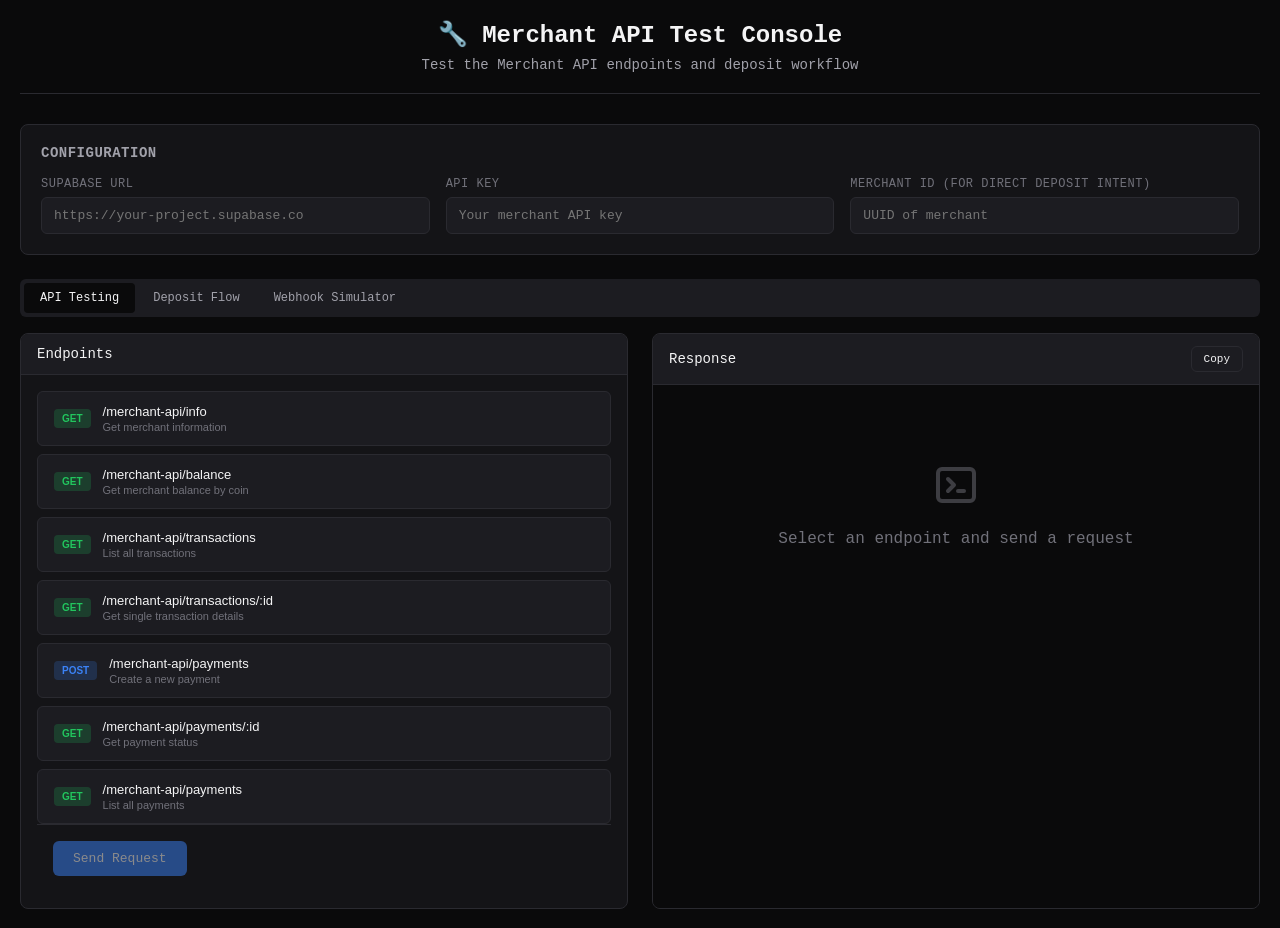
<file: public/api-test.html>
<!DOCTYPE html>
<html lang="en">
<head>
  <meta charset="UTF-8">
  <meta name="viewport" content="width=device-width, initial-scale=1.0">
  <title>Merchant API Test Console</title>
  <style>
    :root {
      --bg-primary: #0a0a0b;
      --bg-secondary: #141417;
      --bg-tertiary: #1c1c21;
      --border: #2a2a30;
      --text-primary: #f4f4f5;
      --text-secondary: #a1a1aa;
      --text-muted: #71717a;
      --accent: #3b82f6;
      --accent-hover: #2563eb;
      --success: #22c55e;
      --error: #ef4444;
      --warning: #f59e0b;
    }

    * {
      margin: 0;
      padding: 0;
      box-sizing: border-box;
    }

    body {
      font-family: 'SF Mono', 'Monaco', 'Inconsolata', 'Roboto Mono', monospace;
      background: var(--bg-primary);
      color: var(--text-primary);
      min-height: 100vh;
      padding: 20px;
    }

    .container {
      max-width: 1400px;
      margin: 0 auto;
    }

    header {
      text-align: center;
      margin-bottom: 30px;
      padding-bottom: 20px;
      border-bottom: 1px solid var(--border);
    }

    header h1 {
      font-size: 24px;
      font-weight: 600;
      margin-bottom: 8px;
    }

    header p {
      color: var(--text-secondary);
      font-size: 14px;
    }

    .config-section {
      background: var(--bg-secondary);
      border: 1px solid var(--border);
      border-radius: 8px;
      padding: 20px;
      margin-bottom: 24px;
    }

    .config-section h2 {
      font-size: 14px;
      text-transform: uppercase;
      letter-spacing: 0.5px;
      color: var(--text-secondary);
      margin-bottom: 16px;
    }

    .config-grid {
      display: grid;
      grid-template-columns: repeat(auto-fit, minmax(300px, 1fr));
      gap: 16px;
    }

    .form-group {
      display: flex;
      flex-direction: column;
      gap: 6px;
    }

    .form-group label {
      font-size: 12px;
      color: var(--text-muted);
      text-transform: uppercase;
      letter-spacing: 0.5px;
    }

    input, select, textarea {
      background: var(--bg-tertiary);
      border: 1px solid var(--border);
      border-radius: 6px;
      padding: 10px 12px;
      color: var(--text-primary);
      font-family: inherit;
      font-size: 13px;
      transition: border-color 0.2s;
    }

    input:focus, select:focus, textarea:focus {
      outline: none;
      border-color: var(--accent);
    }

    textarea {
      resize: vertical;
      min-height: 100px;
    }

    .main-grid {
      display: grid;
      grid-template-columns: 1fr 1fr;
      gap: 24px;
    }

    @media (max-width: 900px) {
      .main-grid {
        grid-template-columns: 1fr;
      }
    }

    .panel {
      background: var(--bg-secondary);
      border: 1px solid var(--border);
      border-radius: 8px;
      overflow: hidden;
    }

    .panel-header {
      background: var(--bg-tertiary);
      padding: 12px 16px;
      border-bottom: 1px solid var(--border);
      display: flex;
      justify-content: space-between;
      align-items: center;
    }

    .panel-header h3 {
      font-size: 14px;
      font-weight: 500;
    }

    .panel-body {
      padding: 16px;
    }

    .endpoint-list {
      display: flex;
      flex-direction: column;
      gap: 8px;
    }

    .endpoint-btn {
      display: flex;
      align-items: center;
      gap: 12px;
      padding: 12px 16px;
      background: var(--bg-tertiary);
      border: 1px solid var(--border);
      border-radius: 6px;
      cursor: pointer;
      transition: all 0.2s;
      text-align: left;
    }

    .endpoint-btn:hover {
      border-color: var(--accent);
      background: var(--bg-primary);
    }

    .endpoint-btn.active {
      border-color: var(--accent);
      background: rgba(59, 130, 246, 0.1);
    }

    .method-badge {
      font-size: 10px;
      font-weight: 600;
      padding: 4px 8px;
      border-radius: 4px;
      text-transform: uppercase;
    }

    .method-GET { background: rgba(34, 197, 94, 0.2); color: var(--success); }
    .method-POST { background: rgba(59, 130, 246, 0.2); color: var(--accent); }

    .endpoint-path {
      font-size: 13px;
      color: var(--text-primary);
    }

    .endpoint-desc {
      font-size: 11px;
      color: var(--text-muted);
      margin-top: 2px;
    }

    .request-form {
      display: none;
      flex-direction: column;
      gap: 16px;
      padding: 16px;
      border-top: 1px solid var(--border);
    }

    .request-form.active {
      display: flex;
    }

    .btn {
      padding: 10px 20px;
      border: none;
      border-radius: 6px;
      font-family: inherit;
      font-size: 13px;
      font-weight: 500;
      cursor: pointer;
      transition: all 0.2s;
    }

    .btn-primary {
      background: var(--accent);
      color: white;
    }

    .btn-primary:hover {
      background: var(--accent-hover);
    }

    .btn-primary:disabled {
      opacity: 0.5;
      cursor: not-allowed;
    }

    .btn-secondary {
      background: var(--bg-tertiary);
      color: var(--text-primary);
      border: 1px solid var(--border);
    }

    .btn-secondary:hover {
      background: var(--bg-primary);
    }

    .response-panel {
      height: 100%;
      display: flex;
      flex-direction: column;
    }

    .response-meta {
      display: flex;
      gap: 16px;
      padding: 12px 16px;
      background: var(--bg-tertiary);
      border-bottom: 1px solid var(--border);
      font-size: 12px;
    }

    .response-meta span {
      display: flex;
      align-items: center;
      gap: 6px;
    }

    .status-badge {
      padding: 2px 8px;
      border-radius: 4px;
      font-weight: 600;
    }

    .status-2xx { background: rgba(34, 197, 94, 0.2); color: var(--success); }
    .status-4xx { background: rgba(245, 158, 11, 0.2); color: var(--warning); }
    .status-5xx { background: rgba(239, 68, 68, 0.2); color: var(--error); }

    .response-body {
      flex: 1;
      padding: 16px;
      overflow: auto;
      background: var(--bg-primary);
      min-height: 400px;
    }

    .response-body pre {
      font-size: 12px;
      line-height: 1.6;
      white-space: pre-wrap;
      word-break: break-word;
    }

    .json-key { color: #7dd3fc; }
    .json-string { color: #86efac; }
    .json-number { color: #fcd34d; }
    .json-boolean { color: #c4b5fd; }
    .json-null { color: #fb7185; }

    .workflow-section {
      margin-top: 24px;
    }

    .workflow-section h2 {
      font-size: 16px;
      margin-bottom: 16px;
    }

    .workflow-steps {
      display: flex;
      flex-direction: column;
      gap: 12px;
    }

    .workflow-step {
      display: flex;
      gap: 16px;
      padding: 16px;
      background: var(--bg-secondary);
      border: 1px solid var(--border);
      border-radius: 8px;
    }

    .step-number {
      width: 28px;
      height: 28px;
      background: var(--accent);
      color: white;
      border-radius: 50%;
      display: flex;
      align-items: center;
      justify-content: center;
      font-size: 12px;
      font-weight: 600;
      flex-shrink: 0;
    }

    .step-content h4 {
      font-size: 14px;
      margin-bottom: 4px;
    }

    .step-content p {
      font-size: 12px;
      color: var(--text-secondary);
    }

    .step-content code {
      background: var(--bg-tertiary);
      padding: 2px 6px;
      border-radius: 4px;
      font-size: 11px;
    }

    .loading {
      display: inline-block;
      width: 16px;
      height: 16px;
      border: 2px solid rgba(255,255,255,0.3);
      border-radius: 50%;
      border-top-color: white;
      animation: spin 0.8s linear infinite;
    }

    @keyframes spin {
      to { transform: rotate(360deg); }
    }

    .empty-state {
      text-align: center;
      padding: 60px 20px;
      color: var(--text-muted);
    }

    .empty-state svg {
      width: 48px;
      height: 48px;
      margin-bottom: 16px;
      opacity: 0.5;
    }

    .tabs {
      display: flex;
      gap: 2px;
      background: var(--bg-tertiary);
      padding: 4px;
      border-radius: 6px;
      margin-bottom: 16px;
    }

    .tab {
      padding: 8px 16px;
      background: transparent;
      border: none;
      color: var(--text-secondary);
      font-family: inherit;
      font-size: 12px;
      cursor: pointer;
      border-radius: 4px;
      transition: all 0.2s;
    }

    .tab:hover {
      color: var(--text-primary);
    }

    .tab.active {
      background: var(--bg-primary);
      color: var(--text-primary);
    }

    .hosted-page-link {
      display: inline-block;
      margin-top: 12px;
      padding: 8px 16px;
      background: var(--success);
      color: white;
      text-decoration: none;
      border-radius: 6px;
      font-size: 13px;
    }

    .hosted-page-link:hover {
      opacity: 0.9;
    }
  </style>
</head>
<body>
  <div class="container">
    <header>
      <h1>🔧 Merchant API Test Console</h1>
      <p>Test the Merchant API endpoints and deposit workflow</p>
    </header>

    <div class="config-section">
      <h2>Configuration</h2>
      <div class="config-grid">
        <div class="form-group">
          <label>Supabase URL</label>
          <input type="text" id="supabaseUrl" placeholder="https://your-project.supabase.co" />
        </div>
        <div class="form-group">
          <label>API Key</label>
          <input type="password" id="apiKey" placeholder="Your merchant API key" />
        </div>
        <div class="form-group">
          <label>Merchant ID (for direct deposit intent)</label>
          <input type="text" id="merchantId" placeholder="UUID of merchant" />
        </div>
      </div>
    </div>

    <div class="tabs">
      <button class="tab active" data-tab="api">API Testing</button>
      <button class="tab" data-tab="deposit">Deposit Flow</button>
      <button class="tab" data-tab="webhook">Webhook Simulator</button>
    </div>

    <!-- API Testing Tab -->
    <div id="tab-api" class="tab-content">
      <div class="main-grid">
        <div class="panel">
          <div class="panel-header">
            <h3>Endpoints</h3>
          </div>
          <div class="panel-body">
            <div class="endpoint-list">
              <button class="endpoint-btn" data-endpoint="getMerchantInfo">
                <span class="method-badge method-GET">GET</span>
                <div>
                  <div class="endpoint-path">/merchant-api/info</div>
                  <div class="endpoint-desc">Get merchant information</div>
                </div>
              </button>

              <button class="endpoint-btn" data-endpoint="getBalance">
                <span class="method-badge method-GET">GET</span>
                <div>
                  <div class="endpoint-path">/merchant-api/balance</div>
                  <div class="endpoint-desc">Get merchant balance by coin</div>
                </div>
              </button>

              <button class="endpoint-btn" data-endpoint="listTransactions">
                <span class="method-badge method-GET">GET</span>
                <div>
                  <div class="endpoint-path">/merchant-api/transactions</div>
                  <div class="endpoint-desc">List all transactions</div>
                </div>
              </button>

              <button class="endpoint-btn" data-endpoint="getTransaction">
                <span class="method-badge method-GET">GET</span>
                <div>
                  <div class="endpoint-path">/merchant-api/transactions/:id</div>
                  <div class="endpoint-desc">Get single transaction details</div>
                </div>
              </button>

              <button class="endpoint-btn" data-endpoint="createPayment">
                <span class="method-badge method-POST">POST</span>
                <div>
                  <div class="endpoint-path">/merchant-api/payments</div>
                  <div class="endpoint-desc">Create a new payment</div>
                </div>
              </button>

              <button class="endpoint-btn" data-endpoint="getPayment">
                <span class="method-badge method-GET">GET</span>
                <div>
                  <div class="endpoint-path">/merchant-api/payments/:id</div>
                  <div class="endpoint-desc">Get payment status</div>
                </div>
              </button>

              <button class="endpoint-btn" data-endpoint="listPayments">
                <span class="method-badge method-GET">GET</span>
                <div>
                  <div class="endpoint-path">/merchant-api/payments</div>
                  <div class="endpoint-desc">List all payments</div>
                </div>
              </button>
            </div>

            <!-- Dynamic Request Forms -->
            <div id="form-getTransaction" class="request-form">
              <div class="form-group">
                <label>Transaction ID</label>
                <input type="text" id="txId" placeholder="Transaction UUID" />
              </div>
            </div>

            <div id="form-getPayment" class="request-form">
              <div class="form-group">
                <label>Payment ID</label>
                <input type="text" id="paymentId" placeholder="Payment UUID" />
              </div>
            </div>

            <div id="form-createPayment" class="request-form">
              <div class="form-group">
                <label>Amount (USD)</label>
                <input type="number" id="paymentAmount" placeholder="100" step="0.01" />
              </div>
              <div class="form-group">
                <label>Coin</label>
                <select id="paymentCoin">
                  <option value="USDT">USDT</option>
                  <option value="USDC">USDC</option>
                  <option value="BTC">BTC</option>
                  <option value="ETH">ETH</option>
                  <option value="LTC">LTC</option>
                  <option value="TRX">TRX</option>
                </select>
              </div>
              <div class="form-group">
                <label>User Reference</label>
                <input type="text" id="paymentUserRef" placeholder="order-123 or user-456" />
              </div>
              <div class="form-group">
                <label>Callback URL (optional)</label>
                <input type="text" id="paymentCallback" placeholder="https://your-site.com/webhook" />
              </div>
            </div>

            <div style="padding: 16px; border-top: 1px solid var(--border);">
              <button class="btn btn-primary" id="sendRequest" disabled>
                Send Request
              </button>
            </div>
          </div>
        </div>

        <div class="panel response-panel">
          <div class="panel-header">
            <h3>Response</h3>
            <button class="btn btn-secondary" id="copyResponse" style="padding: 6px 12px; font-size: 11px;">
              Copy
            </button>
          </div>
          <div class="response-meta" id="responseMeta" style="display: none;">
            <span>Status: <span class="status-badge" id="responseStatus">-</span></span>
            <span>Time: <span id="responseTime">-</span></span>
          </div>
          <div class="response-body" id="responseBody">
            <div class="empty-state">
              <svg xmlns="http://www.w3.org/2000/svg" fill="none" viewBox="0 0 24 24" stroke="currentColor">
                <path stroke-linecap="round" stroke-linejoin="round" stroke-width="2" d="M8 9l3 3-3 3m5 0h3M5 20h14a2 2 0 002-2V6a2 2 0 00-2-2H5a2 2 0 00-2 2v12a2 2 0 002 2z" />
              </svg>
              <p>Select an endpoint and send a request</p>
            </div>
          </div>
        </div>
      </div>
    </div>

    <!-- Deposit Flow Tab -->
    <div id="tab-deposit" class="tab-content" style="display: none;">
      <div class="main-grid">
        <div class="panel">
          <div class="panel-header">
            <h3>Create Deposit Intent</h3>
          </div>
          <div class="panel-body">
            <div style="display: flex; flex-direction: column; gap: 16px;">
              <div class="form-group">
                <label>User Reference</label>
                <input type="text" id="depositUserRef" placeholder="user-123 or order-456" />
              </div>
              <div class="form-group">
                <label>Coin</label>
                <select id="depositCoin">
                  <option value="USDT">USDT (Tron TRC20)</option>
                  <option value="USDC">USDC</option>
                  <option value="BTC">BTC</option>
                  <option value="ETH">ETH</option>
                  <option value="LTC">LTC</option>
                  <option value="TRX">TRX</option>
                </select>
              </div>
              <div class="form-group">
                <label>Expected Amount (in coin)</label>
                <input type="number" id="depositAmount" placeholder="100" step="0.000001" />
              </div>
              <div class="form-group">
                <label>Callback URL (optional)</label>
                <input type="text" id="depositCallback" placeholder="https://your-site.com/webhook" />
              </div>
              <button class="btn btn-primary" id="createDepositIntent">
                Create Deposit Intent
              </button>
            </div>
          </div>
        </div>

        <div class="panel response-panel">
          <div class="panel-header">
            <h3>Deposit Intent Response</h3>
          </div>
          <div class="response-body" id="depositResponseBody">
            <div class="empty-state">
              <svg xmlns="http://www.w3.org/2000/svg" fill="none" viewBox="0 0 24 24" stroke="currentColor">
                <path stroke-linecap="round" stroke-linejoin="round" stroke-width="2" d="M12 8c-1.657 0-3 .895-3 2s1.343 2 3 2 3 .895 3 2-1.343 2-3 2m0-8c1.11 0 2.08.402 2.599 1M12 8V7m0 1v8m0 0v1m0-1c-1.11 0-2.08-.402-2.599-1M21 12a9 9 0 11-18 0 9 9 0 0118 0z" />
              </svg>
              <p>Create a deposit intent to get a hosted payment page</p>
            </div>
          </div>
        </div>
      </div>

      <div class="workflow-section">
        <h2>Deposit Workflow Steps</h2>
        <div class="workflow-steps">
          <div class="workflow-step">
            <div class="step-number">1</div>
            <div class="step-content">
              <h4>Create Deposit Intent</h4>
              <p>Call <code>POST /create-deposit-intent</code> with merchant_id, user_reference, coin, and expected_amount. Returns a hosted deposit page URL.</p>
            </div>
          </div>
          <div class="workflow-step">
            <div class="step-number">2</div>
            <div class="step-content">
              <h4>Redirect User</h4>
              <p>Redirect the user to the <code>hosted_deposit_page_url</code> returned in step 1. User sees the deposit page with QR code and address.</p>
            </div>
          </div>
          <div class="workflow-step">
            <div class="step-number">3</div>
            <div class="step-content">
              <h4>User Makes Payment</h4>
              <p>User scans QR code or copies the wallet address and sends crypto from their wallet.</p>
            </div>
          </div>
          <div class="workflow-step">
            <div class="step-number">4</div>
            <div class="step-content">
              <h4>OxaPay Processes</h4>
              <p>OxaPay detects the incoming transaction and sends a webhook to <code>/oxapay-webhook</code>.</p>
            </div>
          </div>
          <div class="workflow-step">
            <div class="step-number">5</div>
            <div class="step-content">
              <h4>Transaction Confirmed</h4>
              <p>System updates transaction status to CONFIRMED, creates ledger entries, and sends webhook to merchant's callback URL.</p>
            </div>
          </div>
        </div>
      </div>
    </div>

    <!-- Webhook Simulator Tab -->
    <div id="tab-webhook" class="tab-content" style="display: none;">
      <div class="main-grid">
        <div class="panel">
          <div class="panel-header">
            <h3>Simulate Webhook</h3>
          </div>
          <div class="panel-body">
            <div style="display: flex; flex-direction: column; gap: 16px;">
              <div class="form-group">
                <label>Webhook Type</label>
                <select id="webhookType">
                  <option value="payment.waiting">payment.waiting - Payment created</option>
                  <option value="payment.confirming">payment.confirming - Transaction detected</option>
                  <option value="payment.confirmed">payment.confirmed - Payment confirmed</option>
                  <option value="payment.expired">payment.expired - Payment expired</option>
                  <option value="payment.failed">payment.failed - Payment failed</option>
                </select>
              </div>
              <div class="form-group">
                <label>Track ID (from create-payment)</label>
                <input type="text" id="webhookTrackId" placeholder="oxapay-track-id" />
              </div>
              <div class="form-group">
                <label>TX Hash (for confirmed)</label>
                <input type="text" id="webhookTxHash" placeholder="0x..." />
              </div>
              <div class="form-group">
                <label>Webhook Payload (JSON)</label>
                <textarea id="webhookPayload" rows="10">{
  "status": "Confirming",
  "trackId": "your-track-id",
  "amount": "100",
  "coin": "USDT",
  "network": "TRC20",
  "txID": "transaction-hash",
  "address": "wallet-address"
}</textarea>
              </div>
              <button class="btn btn-primary" id="sendWebhook">
                Send Webhook
              </button>
            </div>
          </div>
        </div>

        <div class="panel response-panel">
          <div class="panel-header">
            <h3>Webhook Response</h3>
          </div>
          <div class="response-body" id="webhookResponseBody">
            <div class="empty-state">
              <svg xmlns="http://www.w3.org/2000/svg" fill="none" viewBox="0 0 24 24" stroke="currentColor">
                <path stroke-linecap="round" stroke-linejoin="round" stroke-width="2" d="M13 10V3L4 14h7v7l9-11h-7z" />
              </svg>
              <p>Simulate OxaPay webhooks to test payment processing</p>
            </div>
          </div>
        </div>
      </div>

      <div class="workflow-section">
        <h2>Webhook Event Types</h2>
        <div class="workflow-steps">
          <div class="workflow-step">
            <div class="step-number">W</div>
            <div class="step-content">
              <h4>payment.waiting</h4>
              <p>Initial state when payment is created. Waiting for user to send crypto to the address.</p>
            </div>
          </div>
          <div class="workflow-step">
            <div class="step-number">C</div>
            <div class="step-content">
              <h4>payment.confirming</h4>
              <p>Transaction detected on blockchain, waiting for confirmations. Transaction status: PENDING.</p>
            </div>
          </div>
          <div class="workflow-step">
            <div class="step-number">✓</div>
            <div class="step-content">
              <h4>payment.confirmed</h4>
              <p>Payment fully confirmed. Transaction status: CONFIRMED. Ledger entries created. Merchant webhook sent.</p>
            </div>
          </div>
          <div class="workflow-step">
            <div class="step-number">X</div>
            <div class="step-content">
              <h4>payment.expired</h4>
              <p>Payment window expired without receiving funds. Transaction status: EXPIRED.</p>
            </div>
          </div>
        </div>
      </div>
    </div>
  </div>

  <script>
    // State
    let selectedEndpoint = null;
    let lastResponse = null;

    // DOM Elements
    const supabaseUrlInput = document.getElementById('supabaseUrl');
    const apiKeyInput = document.getElementById('apiKey');
    const merchantIdInput = document.getElementById('merchantId');
    const sendRequestBtn = document.getElementById('sendRequest');
    const responseBody = document.getElementById('responseBody');
    const responseMeta = document.getElementById('responseMeta');
    const responseStatus = document.getElementById('responseStatus');
    const responseTime = document.getElementById('responseTime');

    // Initialize with stored values
    supabaseUrlInput.value = localStorage.getItem('supabaseUrl') || '';
    apiKeyInput.value = localStorage.getItem('apiKey') || '';
    merchantIdInput.value = localStorage.getItem('merchantId') || '';

    // Save config on change
    [supabaseUrlInput, apiKeyInput, merchantIdInput].forEach(input => {
      input.addEventListener('change', () => {
        localStorage.setItem(input.id, input.value);
      });
    });

    // Tab switching
    document.querySelectorAll('.tab').forEach(tab => {
      tab.addEventListener('click', () => {
        document.querySelectorAll('.tab').forEach(t => t.classList.remove('active'));
        document.querySelectorAll('.tab-content').forEach(c => c.style.display = 'none');
        tab.classList.add('active');
        document.getElementById('tab-' + tab.dataset.tab).style.display = 'block';
      });
    });

    // Endpoint selection
    document.querySelectorAll('.endpoint-btn').forEach(btn => {
      btn.addEventListener('click', () => {
        document.querySelectorAll('.endpoint-btn').forEach(b => b.classList.remove('active'));
        document.querySelectorAll('.request-form').forEach(f => f.classList.remove('active'));
        
        btn.classList.add('active');
        selectedEndpoint = btn.dataset.endpoint;
        
        const form = document.getElementById('form-' + selectedEndpoint);
        if (form) form.classList.add('active');
        
        sendRequestBtn.disabled = false;
      });
    });

    // Format JSON with syntax highlighting
    function formatJSON(obj) {
      const json = JSON.stringify(obj, null, 2);
      return json.replace(/(".*?")(\s*:\s*)?(".*?"|true|false|null|\d+\.?\d*)?/g, (match, key, colon, value) => {
        let result = `<span class="json-key">${key}</span>`;
        if (colon) result += colon;
        if (value) {
          if (value.startsWith('"')) {
            result += `<span class="json-string">${value}</span>`;
          } else if (value === 'true' || value === 'false') {
            result += `<span class="json-boolean">${value}</span>`;
          } else if (value === 'null') {
            result += `<span class="json-null">${value}</span>`;
          } else {
            result += `<span class="json-number">${value}</span>`;
          }
        }
        return result;
      });
    }

    // Display response
    function displayResponse(data, status, time) {
      lastResponse = data;
      responseMeta.style.display = 'flex';
      responseStatus.textContent = status;
      responseStatus.className = 'status-badge';
      if (status >= 200 && status < 300) responseStatus.classList.add('status-2xx');
      else if (status >= 400 && status < 500) responseStatus.classList.add('status-4xx');
      else responseStatus.classList.add('status-5xx');
      
      responseTime.textContent = time + 'ms';
      
      let html = `<pre>${formatJSON(data)}</pre>`;
      
      // Add hosted page link if available
      if (data.data?.hosted_deposit_page_url) {
        html += `<a href="${data.data.hosted_deposit_page_url}" target="_blank" class="hosted-page-link">Open Hosted Deposit Page →</a>`;
      }
      
      responseBody.innerHTML = html;
    }

    // API Call helper
    async function apiCall(path, method = 'GET', body = null) {
      const baseUrl = supabaseUrlInput.value.replace(/\/$/, '');
      const apiKey = apiKeyInput.value;
      
      const headers = {
        'Content-Type': 'application/json',
        'Authorization': `Bearer ${apiKey}`,
        'X-API-Key': apiKey
      };

      const startTime = performance.now();
      
      try {
        const response = await fetch(`${baseUrl}/functions/v1${path}`, {
          method,
          headers,
          body: body ? JSON.stringify(body) : null
        });
        
        const endTime = performance.now();
        const data = await response.json();
        
        return { data, status: response.status, time: Math.round(endTime - startTime) };
      } catch (error) {
        const endTime = performance.now();
        return { 
          data: { error: error.message }, 
          status: 0, 
          time: Math.round(endTime - startTime) 
        };
      }
    }

    // Send API Request
    sendRequestBtn.addEventListener('click', async () => {
      if (!selectedEndpoint) return;
      
      sendRequestBtn.disabled = true;
      sendRequestBtn.innerHTML = '<span class="loading"></span> Sending...';
      
      let result;
      
      switch (selectedEndpoint) {
        case 'getMerchantInfo':
          result = await apiCall('/merchant-api/info');
          break;
        case 'getBalance':
          result = await apiCall('/merchant-api/balance');
          break;
        case 'listTransactions':
          result = await apiCall('/merchant-api/transactions');
          break;
        case 'getTransaction':
          const txId = document.getElementById('txId').value;
          result = await apiCall(`/merchant-api/transactions/${txId}`);
          break;
        case 'createPayment':
          result = await apiCall('/merchant-api/payments', 'POST', {
            amount: parseFloat(document.getElementById('paymentAmount').value),
            coin: document.getElementById('paymentCoin').value,
            user_reference: document.getElementById('paymentUserRef').value,
            callback_url: document.getElementById('paymentCallback').value || undefined
          });
          break;
        case 'getPayment':
          const paymentId = document.getElementById('paymentId').value;
          result = await apiCall(`/merchant-api/payments/${paymentId}`);
          break;
        case 'listPayments':
          result = await apiCall('/merchant-api/payments');
          break;
      }
      
      displayResponse(result.data, result.status, result.time);
      sendRequestBtn.disabled = false;
      sendRequestBtn.textContent = 'Send Request';
    });

    // Create Deposit Intent
    document.getElementById('createDepositIntent').addEventListener('click', async () => {
      const btn = document.getElementById('createDepositIntent');
      btn.disabled = true;
      btn.innerHTML = '<span class="loading"></span> Creating...';
      
      const baseUrl = supabaseUrlInput.value.replace(/\/$/, '');
      const merchantId = merchantIdInput.value;
      
      const startTime = performance.now();
      
      try {
        const response = await fetch(`${baseUrl}/functions/v1/create-deposit-intent`, {
          method: 'POST',
          headers: { 'Content-Type': 'application/json' },
          body: JSON.stringify({
            merchant_id: merchantId,
            user_reference: document.getElementById('depositUserRef').value,
            coin: document.getElementById('depositCoin').value,
            expected_amount: parseFloat(document.getElementById('depositAmount').value),
            callback_url: document.getElementById('depositCallback').value || undefined
          })
        });
        
        const endTime = performance.now();
        const data = await response.json();
        
        let html = `<pre>${formatJSON(data)}</pre>`;
        if (data.data?.hosted_deposit_page_url) {
          html += `<a href="${data.data.hosted_deposit_page_url}" target="_blank" class="hosted-page-link">Open Hosted Deposit Page →</a>`;
        }
        document.getElementById('depositResponseBody').innerHTML = html;
      } catch (error) {
        document.getElementById('depositResponseBody').innerHTML = 
          `<pre>${formatJSON({ error: error.message })}</pre>`;
      }
      
      btn.disabled = false;
      btn.textContent = 'Create Deposit Intent';
    });

    // Send Webhook
    document.getElementById('sendWebhook').addEventListener('click', async () => {
      const btn = document.getElementById('sendWebhook');
      btn.disabled = true;
      btn.innerHTML = '<span class="loading"></span> Sending...';
      
      const baseUrl = supabaseUrlInput.value.replace(/\/$/, '');
      
      try {
        let payload = JSON.parse(document.getElementById('webhookPayload').value);
        
        const response = await fetch(`${baseUrl}/functions/v1/oxapay-webhook`, {
          method: 'POST',
          headers: { 'Content-Type': 'application/json' },
          body: JSON.stringify(payload)
        });
        
        const data = await response.json();
        document.getElementById('webhookResponseBody').innerHTML = 
          `<pre>${formatJSON(data)}</pre>`;
      } catch (error) {
        document.getElementById('webhookResponseBody').innerHTML = 
          `<pre>${formatJSON({ error: error.message })}</pre>`;
      }
      
      btn.disabled = false;
      btn.textContent = 'Send Webhook';
    });

    // Copy response
    document.getElementById('copyResponse').addEventListener('click', () => {
      if (lastResponse) {
        navigator.clipboard.writeText(JSON.stringify(lastResponse, null, 2));
        document.getElementById('copyResponse').textContent = 'Copied!';
        setTimeout(() => {
          document.getElementById('copyResponse').textContent = 'Copy';
        }, 2000);
      }
    });

    // Update webhook payload based on type
    document.getElementById('webhookType').addEventListener('change', (e) => {
      const type = e.target.value;
      const trackId = document.getElementById('webhookTrackId').value || 'your-track-id';
      const txHash = document.getElementById('webhookTxHash').value || '0x...';
      
      const payloads = {
        'payment.waiting': {
          status: 'Waiting',
          trackId,
          amount: '100',
          coin: 'USDT',
          network: 'TRC20',
          address: 'wallet-address'
        },
        'payment.confirming': {
          status: 'Confirming',
          trackId,
          amount: '100',
          coin: 'USDT',
          network: 'TRC20',
          txID: txHash,
          address: 'wallet-address'
        },
        'payment.confirmed': {
          status: 'Paid',
          trackId,
          amount: '100',
          coin: 'USDT',
          network: 'TRC20',
          txID: txHash,
          address: 'wallet-address'
        },
        'payment.expired': {
          status: 'Expired',
          trackId,
          amount: '100',
          coin: 'USDT',
          network: 'TRC20'
        },
        'payment.failed': {
          status: 'Failed',
          trackId,
          amount: '100',
          coin: 'USDT',
          network: 'TRC20'
        }
      };
      
      document.getElementById('webhookPayload').value = JSON.stringify(payloads[type], null, 2);
    });
  </script>
</body>
</html>
</file>
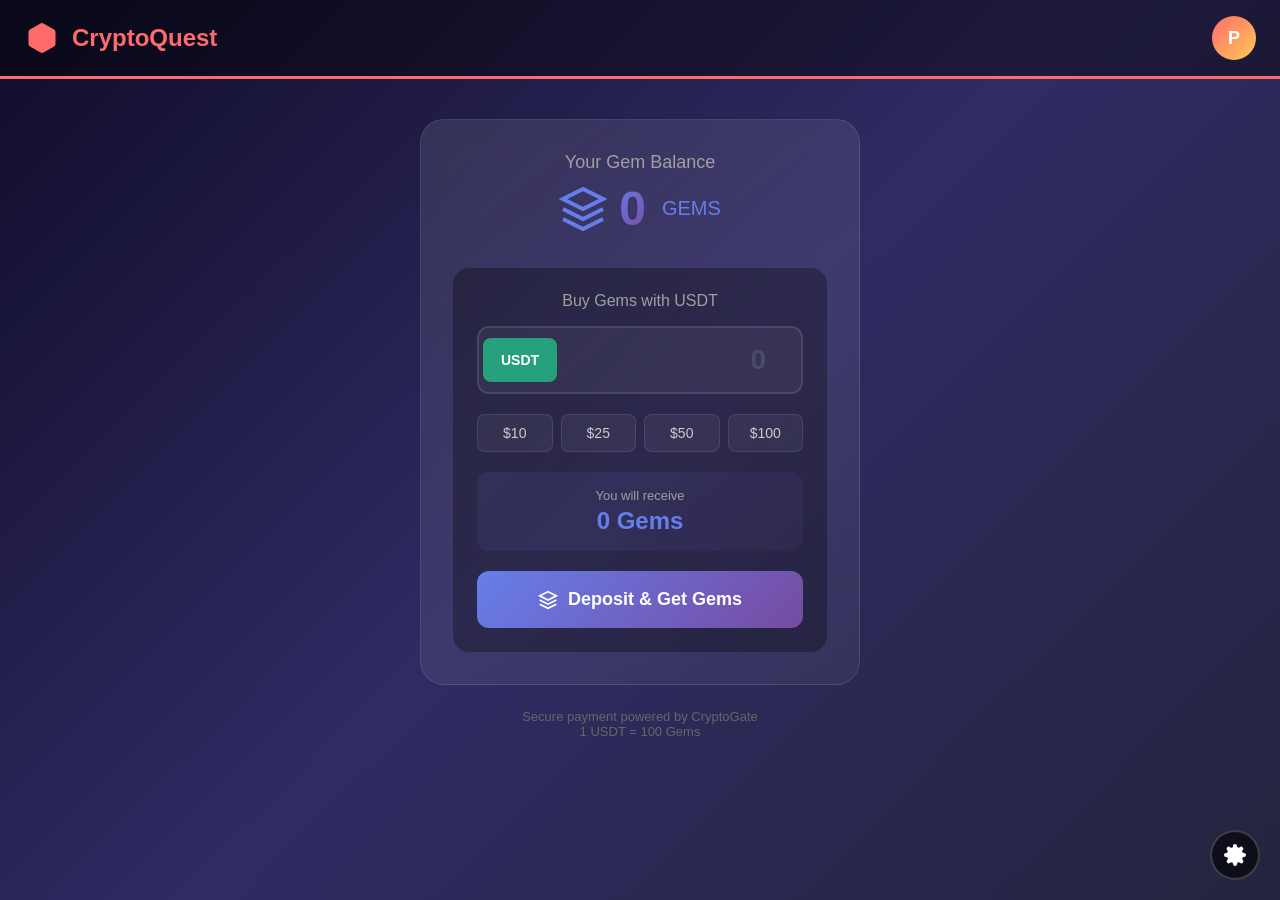
<file: public/game-payment-demo.html>
<!DOCTYPE html>
<html lang="en">
<head>
  <meta charset="UTF-8">
  <meta name="viewport" content="width=device-width, initial-scale=1.0">
  <title>CryptoQuest - Game Wallet</title>
  <style>
    * {
      margin: 0;
      padding: 0;
      box-sizing: border-box;
    }

    body {
      font-family: 'Segoe UI', Tahoma, Geneva, Verdana, sans-serif;
      background: linear-gradient(135deg, #0f0c29 0%, #302b63 50%, #24243e 100%);
      min-height: 100vh;
      color: #fff;
    }

    /* Header */
    .game-header {
      background: rgba(0, 0, 0, 0.4);
      padding: 16px 24px;
      display: flex;
      justify-content: space-between;
      align-items: center;
      border-bottom: 3px solid #ff6b6b;
    }

    .game-logo {
      display: flex;
      align-items: center;
      gap: 12px;
      font-size: 24px;
      font-weight: bold;
      color: #ff6b6b;
    }

    .game-logo svg {
      width: 36px;
      height: 36px;
      fill: #ff6b6b;
    }

    .user-info {
      display: flex;
      align-items: center;
      gap: 16px;
    }

    .user-avatar {
      width: 44px;
      height: 44px;
      border-radius: 50%;
      background: linear-gradient(135deg, #ff6b6b 0%, #feca57 100%);
      display: flex;
      align-items: center;
      justify-content: center;
      font-weight: bold;
      font-size: 18px;
    }

    /* Main Content */
    .main-container {
      max-width: 480px;
      margin: 0 auto;
      padding: 40px 20px;
    }

    /* Wallet Card */
    .wallet-card {
      background: linear-gradient(145deg, rgba(255,255,255,0.1) 0%, rgba(255,255,255,0.05) 100%);
      border: 1px solid rgba(255,255,255,0.1);
      border-radius: 24px;
      padding: 32px;
      margin-bottom: 24px;
      backdrop-filter: blur(10px);
    }

    .wallet-header {
      text-align: center;
      margin-bottom: 32px;
    }

    .wallet-header h2 {
      font-size: 18px;
      color: #a0a0a0;
      margin-bottom: 8px;
      font-weight: normal;
    }

    .gem-balance {
      display: flex;
      align-items: center;
      justify-content: center;
      gap: 12px;
    }

    .gem-icon {
      width: 48px;
      height: 48px;
    }

    .gem-amount {
      font-size: 48px;
      font-weight: bold;
      background: linear-gradient(135deg, #667eea 0%, #764ba2 100%);
      -webkit-background-clip: text;
      -webkit-text-fill-color: transparent;
      background-clip: text;
    }

    .gem-label {
      font-size: 20px;
      color: #667eea;
      margin-left: 4px;
    }

    /* Deposit Section */
    .deposit-section {
      background: rgba(0,0,0,0.3);
      border-radius: 16px;
      padding: 24px;
    }

    .deposit-title {
      font-size: 16px;
      color: #a0a0a0;
      margin-bottom: 16px;
      text-align: center;
    }

    .amount-input-wrapper {
      margin-bottom: 20px;
    }

    .amount-input-container {
      display: flex;
      align-items: center;
      background: rgba(255,255,255,0.05);
      border: 2px solid rgba(255,255,255,0.1);
      border-radius: 12px;
      padding: 4px;
      transition: border-color 0.3s;
    }

    .amount-input-container:focus-within {
      border-color: #667eea;
    }

    .currency-badge {
      background: #26A17B;
      color: white;
      padding: 14px 18px;
      border-radius: 8px;
      font-weight: bold;
      font-size: 14px;
    }

    .amount-input {
      flex: 1;
      background: transparent;
      border: none;
      color: #fff;
      font-size: 28px;
      font-weight: bold;
      padding: 12px 16px;
      text-align: right;
      outline: none;
      width: 100%;
    }

    .amount-input::placeholder {
      color: #4a4a6a;
    }

    .quick-amounts {
      display: grid;
      grid-template-columns: repeat(4, 1fr);
      gap: 8px;
      margin-bottom: 20px;
    }

    .quick-btn {
      background: rgba(255,255,255,0.05);
      border: 1px solid rgba(255,255,255,0.1);
      color: #ccc;
      padding: 10px;
      border-radius: 8px;
      cursor: pointer;
      transition: all 0.2s;
      font-size: 14px;
    }

    .quick-btn:hover {
      background: rgba(102, 126, 234, 0.2);
      border-color: #667eea;
      color: #fff;
    }

    .gems-preview {
      text-align: center;
      padding: 16px;
      background: linear-gradient(135deg, rgba(102, 126, 234, 0.1) 0%, rgba(118, 75, 162, 0.1) 100%);
      border-radius: 12px;
      margin-bottom: 20px;
    }

    .gems-preview-label {
      font-size: 13px;
      color: #a0a0a0;
      margin-bottom: 4px;
    }

    .gems-preview-value {
      font-size: 24px;
      font-weight: bold;
      color: #667eea;
    }

    .deposit-button {
      width: 100%;
      padding: 18px;
      background: linear-gradient(135deg, #667eea 0%, #764ba2 100%);
      border: none;
      border-radius: 12px;
      color: #fff;
      font-size: 18px;
      font-weight: bold;
      cursor: pointer;
      transition: all 0.3s;
      display: flex;
      align-items: center;
      justify-content: center;
      gap: 10px;
    }

    .deposit-button:hover {
      transform: translateY(-2px);
      box-shadow: 0 10px 30px rgba(102, 126, 234, 0.4);
    }

    .deposit-button:disabled {
      opacity: 0.6;
      cursor: not-allowed;
      transform: none;
    }

    /* Config Panel */
    .config-toggle {
      position: fixed;
      bottom: 20px;
      right: 20px;
      width: 50px;
      height: 50px;
      border-radius: 50%;
      background: rgba(0,0,0,0.6);
      border: 2px solid rgba(255,255,255,0.2);
      color: #fff;
      cursor: pointer;
      display: flex;
      align-items: center;
      justify-content: center;
    }

    .config-toggle svg {
      width: 24px;
      height: 24px;
      fill: currentColor;
    }

    .config-panel {
      position: fixed;
      bottom: 80px;
      right: 20px;
      width: 320px;
      background: rgba(20, 20, 40, 0.95);
      border: 1px solid rgba(255,255,255,0.1);
      border-radius: 16px;
      padding: 24px;
      backdrop-filter: blur(10px);
    }

    .config-panel.hidden {
      display: none;
    }

    .config-panel h3 {
      margin-bottom: 16px;
      font-size: 16px;
    }

    .config-panel .form-group {
      margin-bottom: 12px;
    }

    .config-panel label {
      display: block;
      font-size: 12px;
      color: #a0a0a0;
      margin-bottom: 6px;
    }

    .config-panel input[type="text"],
    .config-panel input[type="password"] {
      width: 100%;
      padding: 10px 12px;
      background: rgba(255,255,255,0.05);
      border: 1px solid rgba(255,255,255,0.1);
      border-radius: 8px;
      color: #fff;
      font-size: 14px;
    }

    .config-panel input:focus {
      outline: none;
      border-color: #667eea;
    }

    .save-config-btn {
      width: 100%;
      padding: 12px;
      background: #667eea;
      border: none;
      border-radius: 8px;
      color: #fff;
      font-weight: bold;
      cursor: pointer;
      margin-top: 8px;
    }

    /* Success Animation */
    .success-overlay {
      display: none;
      position: fixed;
      top: 0;
      left: 0;
      width: 100%;
      height: 100%;
      background: rgba(0,0,0,0.8);
      z-index: 1000;
      align-items: center;
      justify-content: center;
    }

    .success-overlay.active {
      display: flex;
    }

    .success-content {
      text-align: center;
      animation: popIn 0.5s ease;
    }

    @keyframes popIn {
      0% { transform: scale(0.5); opacity: 0; }
      100% { transform: scale(1); opacity: 1; }
    }

    .success-icon {
      width: 100px;
      height: 100px;
      background: linear-gradient(135deg, #667eea 0%, #764ba2 100%);
      border-radius: 50%;
      display: flex;
      align-items: center;
      justify-content: center;
      margin: 0 auto 24px;
    }

    .success-icon svg {
      width: 50px;
      height: 50px;
      stroke: white;
    }

    .success-title {
      font-size: 28px;
      margin-bottom: 12px;
    }

    .success-gems {
      font-size: 36px;
      font-weight: bold;
      color: #667eea;
      margin-bottom: 24px;
    }

    .success-btn {
      padding: 14px 40px;
      background: #667eea;
      border: none;
      border-radius: 10px;
      color: #fff;
      font-size: 16px;
      font-weight: bold;
      cursor: pointer;
    }

    /* Info text */
    .info-text {
      text-align: center;
      margin-top: 24px;
      font-size: 13px;
      color: #666;
    }

    .info-text a {
      color: #667eea;
    }
  </style>
</head>
<body>
  <!-- Header -->
  <header class="game-header">
    <div class="game-logo">
      <svg viewBox="0 0 24 24">
        <path d="M21 16V8a2 2 0 0 0-1-1.73l-7-4a2 2 0 0 0-2 0l-7 4A2 2 0 0 0 3 8v8a2 2 0 0 0 1 1.73l7 4a2 2 0 0 0 2 0l7-4A2 2 0 0 0 21 16z"/>
        <polyline points="3.27 6.96 12 12.01 20.73 6.96"/>
        <line x1="12" y1="22.08" x2="12" y2="12"/>
      </svg>
      CryptoQuest
    </div>
    <div class="user-info">
      <div class="user-avatar">P</div>
    </div>
  </header>

  <!-- Main Content -->
  <main class="main-container">
    <!-- Wallet Card -->
    <div class="wallet-card">
      <div class="wallet-header">
        <h2>Your Gem Balance</h2>
        <div class="gem-balance">
          <svg class="gem-icon" viewBox="0 0 24 24" fill="none" stroke="#667eea" stroke-width="2">
            <polygon points="12 2 2 7 12 12 22 7 12 2"/>
            <polyline points="2 17 12 22 22 17"/>
            <polyline points="2 12 12 17 22 12"/>
          </svg>
          <span class="gem-amount" id="gemBalance">0</span>
          <span class="gem-label">GEMS</span>
        </div>
      </div>

      <div class="deposit-section">
        <div class="deposit-title">Buy Gems with USDT</div>
        
        <div class="amount-input-wrapper">
          <div class="amount-input-container">
            <span class="currency-badge">USDT</span>
            <input type="number" class="amount-input" id="depositAmount" placeholder="0" min="1" oninput="updatePreview()">
          </div>
        </div>

        <div class="quick-amounts">
          <button class="quick-btn" onclick="setAmount(10)">$10</button>
          <button class="quick-btn" onclick="setAmount(25)">$25</button>
          <button class="quick-btn" onclick="setAmount(50)">$50</button>
          <button class="quick-btn" onclick="setAmount(100)">$100</button>
        </div>

        <div class="gems-preview">
          <div class="gems-preview-label">You will receive</div>
          <div class="gems-preview-value"><span id="gemsPreview">0</span> Gems</div>
        </div>

        <button class="deposit-button" id="depositBtn" onclick="deposit()">
          <svg width="20" height="20" viewBox="0 0 24 24" fill="none" stroke="currentColor" stroke-width="2">
            <polygon points="12 2 2 7 12 12 22 7 12 2"/>
            <polyline points="2 17 12 22 22 17"/>
            <polyline points="2 12 12 17 22 12"/>
          </svg>
          <span id="depositBtnText">Deposit & Get Gems</span>
        </button>
      </div>
    </div>

    <p class="info-text">
      Secure payment powered by CryptoGate<br>
      1 USDT = 100 Gems
    </p>
  </main>

  <!-- Config Toggle -->
  <button class="config-toggle" onclick="toggleConfig()">
    <svg viewBox="0 0 24 24">
      <path d="M12 15a3 3 0 100-6 3 3 0 000 6z"/>
      <path d="M19.4 15a1.65 1.65 0 00.33 1.82l.06.06a2 2 0 010 2.83 2 2 0 01-2.83 0l-.06-.06a1.65 1.65 0 00-1.82-.33 1.65 1.65 0 00-1 1.51V21a2 2 0 01-2 2 2 2 0 01-2-2v-.09A1.65 1.65 0 009 19.4a1.65 1.65 0 00-1.82.33l-.06.06a2 2 0 01-2.83 0 2 2 0 010-2.83l.06-.06a1.65 1.65 0 00.33-1.82 1.65 1.65 0 00-1.51-1H3a2 2 0 01-2-2 2 2 0 012-2h.09A1.65 1.65 0 004.6 9a1.65 1.65 0 00-.33-1.82l-.06-.06a2 2 0 010-2.83 2 2 0 012.83 0l.06.06a1.65 1.65 0 001.82.33H9a1.65 1.65 0 001-1.51V3a2 2 0 012-2 2 2 0 012 2v.09a1.65 1.65 0 001 1.51 1.65 1.65 0 001.82-.33l.06-.06a2 2 0 012.83 0 2 2 0 010 2.83l-.06.06a1.65 1.65 0 00-.33 1.82V9a1.65 1.65 0 001.51 1H21a2 2 0 012 2 2 2 0 01-2 2h-.09a1.65 1.65 0 00-1.51 1z"/>
    </svg>
  </button>

  <!-- Config Panel -->
  <div class="config-panel hidden" id="configPanel">
    <h3>⚙️ API Settings</h3>
    <div class="form-group">
      <label>Merchant API Key</label>
      <input type="password" id="apiKey" placeholder="pk_xxxxxxxx_...">
    </div>
    <button class="save-config-btn" onclick="saveConfig()">Save & Close</button>
  </div>

  <!-- Success Overlay -->
  <div class="success-overlay" id="successOverlay">
    <div class="success-content">
      <div class="success-icon">
        <svg viewBox="0 0 24 24" fill="none" stroke-width="3">
          <polyline points="20 6 9 17 4 12"/>
        </svg>
      </div>
      <h2 class="success-title">Payment Successful!</h2>
      <div class="success-gems">+<span id="successGems">0</span> Gems</div>
      <button class="success-btn" onclick="closeSuccess()">Continue Playing</button>
    </div>
  </div>

  <script>
    const GEMS_PER_USDT = 100;
    const API_BASE = 'https://hhioqglejbjcqcmqqsnj.supabase.co/functions/v1/merchant-api';
    
    // Load saved data
    let gemBalance = parseInt(localStorage.getItem('gameGemBalance')) || 0;
    let apiKey = localStorage.getItem('gameApiKey') || '';
    
    document.getElementById('gemBalance').textContent = gemBalance.toLocaleString();
    document.getElementById('apiKey').value = apiKey;

    function setAmount(amount) {
      document.getElementById('depositAmount').value = amount;
      updatePreview();
    }

    function updatePreview() {
      const amount = parseFloat(document.getElementById('depositAmount').value) || 0;
      document.getElementById('gemsPreview').textContent = (amount * GEMS_PER_USDT).toLocaleString();
    }

    function toggleConfig() {
      document.getElementById('configPanel').classList.toggle('hidden');
    }

    function saveConfig() {
      apiKey = document.getElementById('apiKey').value.trim();
      localStorage.setItem('gameApiKey', apiKey);
      toggleConfig();
      alert('Settings saved!');
    }

    async function deposit() {
      const amount = parseFloat(document.getElementById('depositAmount').value);
      
      if (!amount || amount < 1) {
        alert('Please enter an amount (minimum $1)');
        return;
      }

      if (!apiKey) {
        alert('Please configure your API key first (click the gear icon)');
        toggleConfig();
        return;
      }

      const btn = document.getElementById('depositBtn');
      const btnText = document.getElementById('depositBtnText');
      btn.disabled = true;
      btnText.textContent = 'Processing...';

      try {
        const currentUrl = window.location.href.split('?')[0];
        const gems = amount * GEMS_PER_USDT;
        
        const response = await fetch(`${API_BASE}/payments`, {
          method: 'POST',
          headers: {
            'Content-Type': 'application/json',
            'Authorization': `Bearer ${apiKey}`
          },
          body: JSON.stringify({
            amount: amount,
            currency: 'USD',
            pay_currency: 'USDT',
            order_id: `game_${Date.now()}`,
            description: `Purchase ${gems} gems`,
            success_url: `${currentUrl}?success=1&gems=${gems}`,
            failure_url: `${currentUrl}?failed=1`
          })
        });

        const data = await response.json();
        
        if (!response.ok) {
          throw new Error(data.error || 'API request failed');
        }

        if (data.success && data.data) {
          const paymentUrl = data.data.hosted_payment_url || data.data.hosted_deposit_page_url;
          if (paymentUrl) {
            // Save pending gems for when user returns
            localStorage.setItem('pendingGems', gems.toString());
            // Redirect to payment page
            window.location.href = paymentUrl;
          } else {
            throw new Error('No payment URL received');
          }
        } else {
          throw new Error(data.error || 'Failed to create payment');
        }
      } catch (error) {
        console.error('Payment error:', error);
        alert('Error: ' + error.message);
      } finally {
        btn.disabled = false;
        btnText.textContent = 'Deposit & Get Gems';
      }
    }

    function showSuccess(gems) {
      document.getElementById('successGems').textContent = gems.toLocaleString();
      document.getElementById('successOverlay').classList.add('active');
    }

    function closeSuccess() {
      document.getElementById('successOverlay').classList.remove('active');
    }

    // Handle return from payment page
    function handleReturn() {
      const params = new URLSearchParams(window.location.search);
      
      if (params.get('success') === '1') {
        const gems = parseInt(params.get('gems')) || parseInt(localStorage.getItem('pendingGems')) || 0;
        
        if (gems > 0) {
          gemBalance += gems;
          localStorage.setItem('gameGemBalance', gemBalance.toString());
          document.getElementById('gemBalance').textContent = gemBalance.toLocaleString();
          localStorage.removeItem('pendingGems');
          
          // Clear URL and show success
          window.history.replaceState({}, '', window.location.pathname);
          showSuccess(gems);
        }
      } else if (params.get('failed') === '1') {
        localStorage.removeItem('pendingGems');
        window.history.replaceState({}, '', window.location.pathname);
        alert('Payment was not completed. Please try again.');
      }
    }

    // Check for return on page load
    handleReturn();
  </script>
</body>
</html>
</file>
